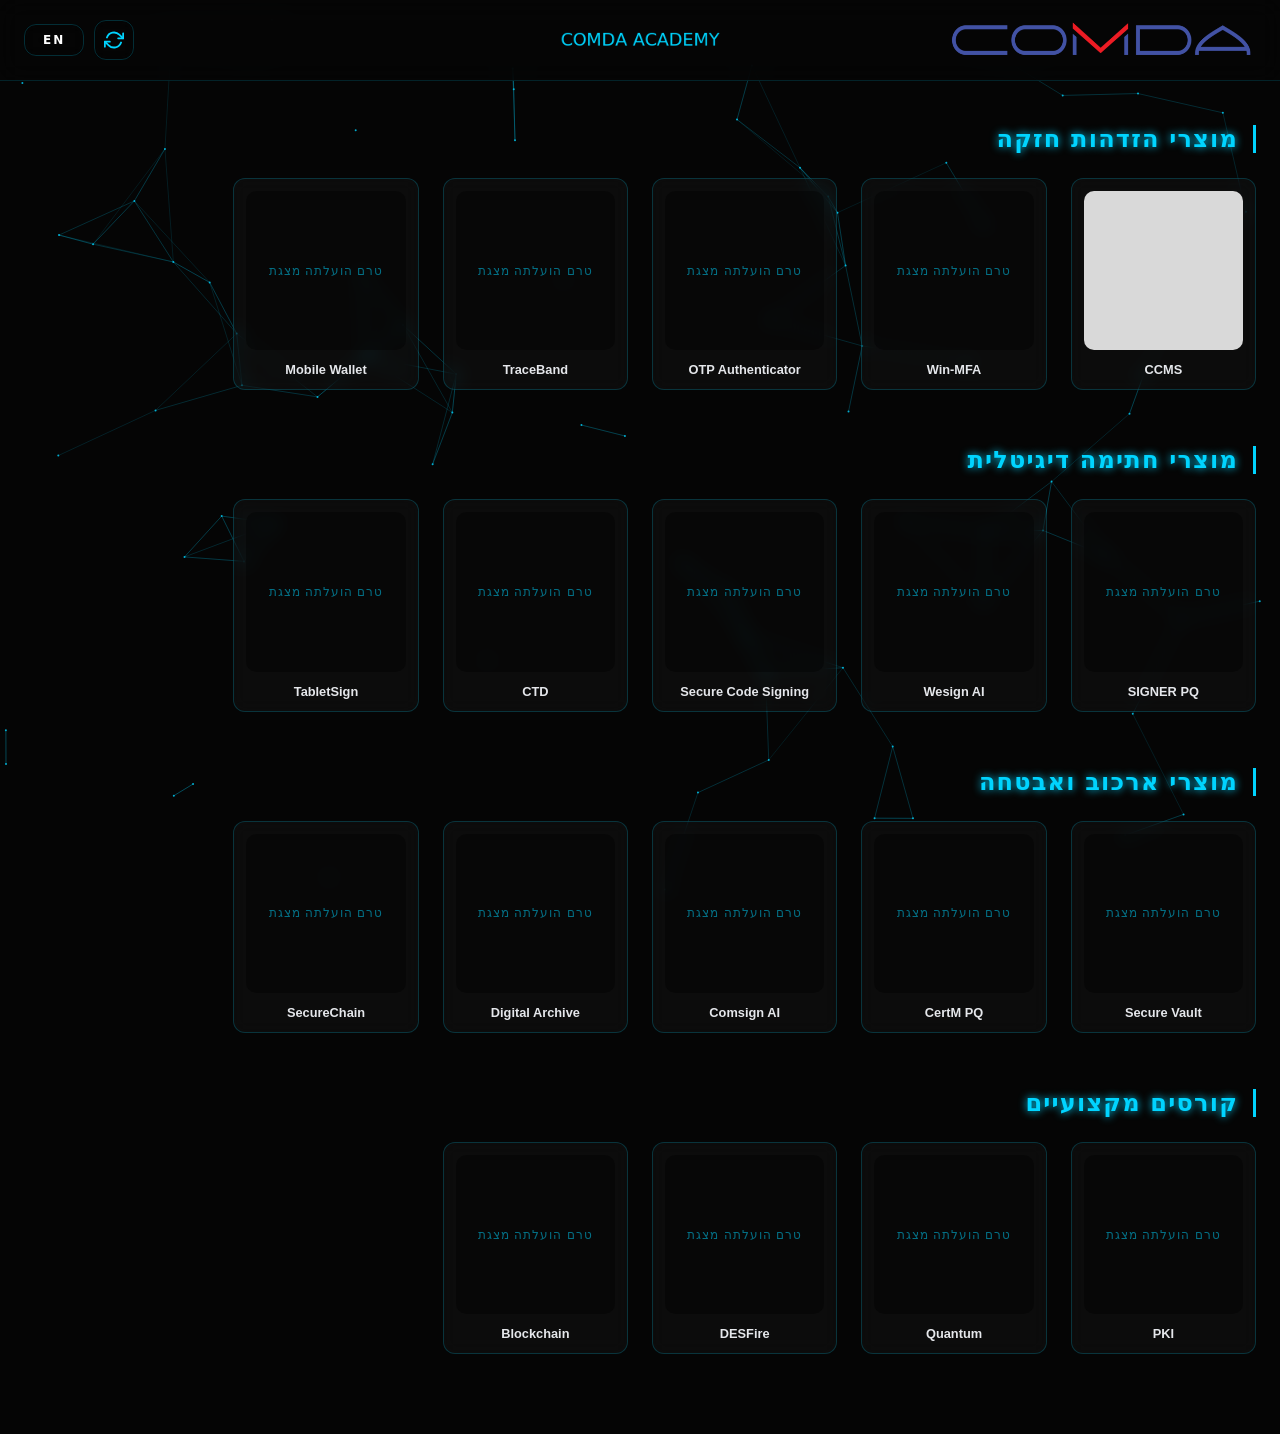
<file: index.html>
<!DOCTYPE html>
<html lang="he" dir="rtl">
<head>
    <meta charset="UTF-8">
    <meta name="viewport" content="width=device-width, initial-scale=1.0, viewport-fit=cover, user-scalable=no">
    <meta name="theme-color" content="#050505">
    <meta name="mobile-web-app-capable" content="yes">
    <meta name="apple-mobile-web-app-capable" content="yes">
    <meta name="apple-mobile-web-app-status-bar-style" content="black-translucent">
    <meta name="apple-mobile-web-app-title" content="Comda Academy">
    <title>Comda Academy - Digital Product Library</title>

    <link rel="manifest" href="manifest.webmanifest">
    <link rel="icon" type="image/png" sizes="192x192" href="icons/icon-192.png">
    <link rel="icon" type="image/png" sizes="512x512" href="icons/icon-512.png">
    <link rel="apple-touch-icon" href="icons/icon-192.png">

    <!-- Swiper (CDN - for book-like page flip) -->
    <link  rel="stylesheet" href="https://cdn.jsdelivr.net/npm/swiper@11/swiper-bundle.min.css">
    <script defer src="https://cdn.jsdelivr.net/npm/swiper@11/swiper-bundle.min.js"></script>

    <link rel="stylesheet" href="assets/css/styles.css">
</head>
<body>

<canvas id="bg-canvas"></canvas>

<header style="padding: 1rem 1.5rem; display: flex; align-items: center; justify-content: space-between; gap: 1rem; border-bottom: 1px solid rgba(0,212,255,0.15);">
    <div style="flex:1; display:flex; align-items:center;">
        <img src="icons/logo.png"
             alt="Comsign"
             id="logo"
             style="height: 48px; cursor: pointer; user-select: none;"
             title="לחיצה ארוכה לכניסה לניהול"
             onerror="this.style.display='none'">
    </div>

    <div style="flex:1; display:flex; justify-content:center;">
        <img src="icons/academy_title.png"
             alt="Comda Academy"
             style="height: 48px; object-fit: contain;"
             onerror="this.style.display='none'; document.getElementById('academy-text').classList.remove('hidden');">
        <h1 id="academy-text" class="academy-title hidden">Comda Academy</h1>
    </div>

    <div style="flex:1; display:flex; justify-content:flex-end; gap: 10px; align-items: center;">
        <button id="refresh-btn"
                class="glass-card"
                title="רענן קטלוג (מנקה מטמון ומושך גרסה עדכנית)"
                aria-label="רענן קטלוג"
                style="width: 40px; height: 40px; display:inline-flex; align-items:center; justify-content:center; background: transparent; color: var(--neon-blue); cursor: pointer; font-family: inherit; padding: 0;">
            <svg width="20" height="20" viewBox="0 0 24 24" fill="none" stroke="currentColor" stroke-width="2.2" stroke-linecap="round" stroke-linejoin="round" aria-hidden="true">
                <polyline points="23 4 23 10 17 10"></polyline>
                <polyline points="1 20 1 14 7 14"></polyline>
                <path d="M3.51 9a9 9 0 0 1 14.85-3.36L23 10M1 14l4.64 4.36A9 9 0 0 0 20.49 15"></path>
            </svg>
        </button>
        <button id="lang-btn"
                class="glass-card"
                style="padding: 8px 18px; font-size: 0.75rem; font-weight: 700; letter-spacing: 2px; text-transform: uppercase; background: transparent; color: white; cursor: pointer; font-family: inherit;">
            EN
        </button>
    </div>
</header>

<main id="main-content" style="padding: 1.5rem; max-width: 1400px; margin: 0 auto;">
    <div id="sections-container"></div>
</main>

<!-- Book viewer (hidden until user opens a presentation) -->
<div id="book-viewer" role="dialog" aria-modal="true" aria-labelledby="viewer-title">
    <div class="viewer-topbar">
        <div class="viewer-title" id="viewer-title"></div>
        <button id="btn-close" class="btn-close" type="button">סגור</button>
    </div>

    <div class="swiper mySwiper">
        <div class="swiper-wrapper" id="viewer-wrapper"></div>
        <div class="swiper-pagination"></div>
        <div class="swiper-button-next"></div>
        <div class="swiper-button-prev"></div>
    </div>
</div>

<script src="assets/js/background.js" defer></script>
<script src="assets/js/app.js" defer></script>
</body>
</html>
</file>
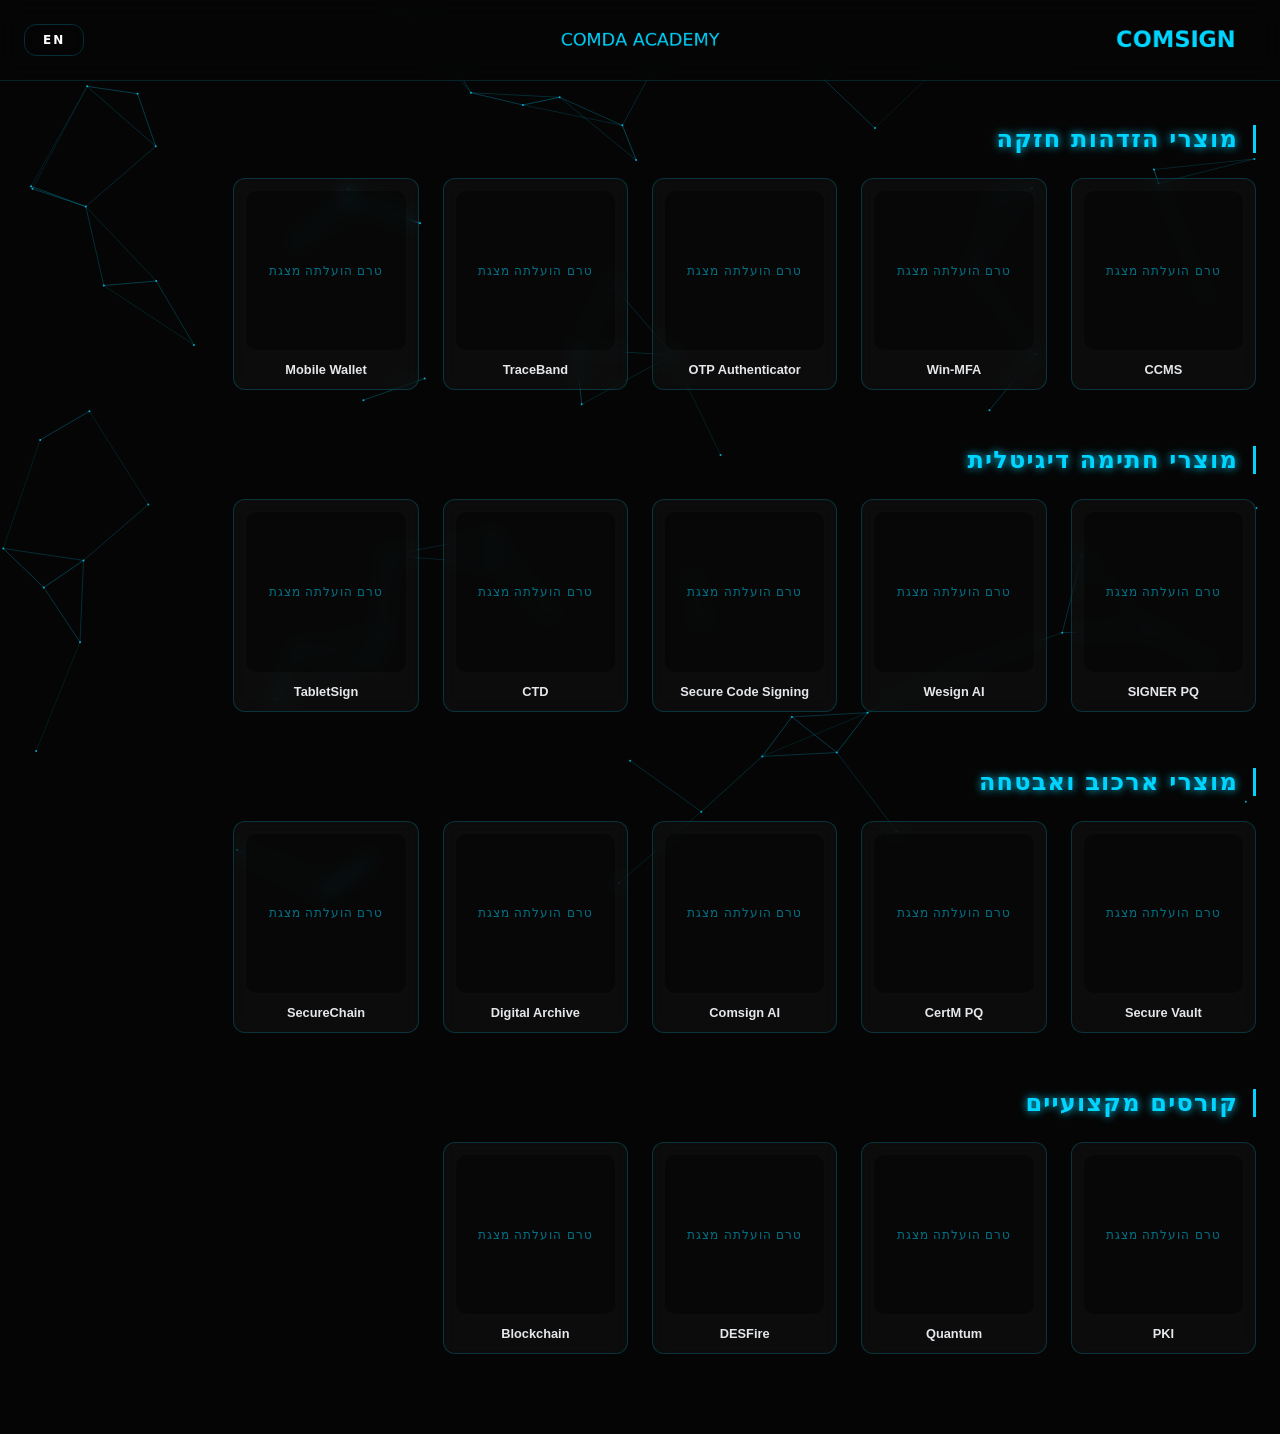
<file: Academy Portal/index.html>
<!DOCTYPE html>
<html lang="he" dir="rtl">
<head>
    <meta charset="UTF-8">
    <meta name="viewport" content="width=device-width, initial-scale=1.0, viewport-fit=cover, user-scalable=no">
    <meta name="theme-color" content="#050505">
    <meta name="mobile-web-app-capable" content="yes">
    <meta name="apple-mobile-web-app-capable" content="yes">
    <meta name="apple-mobile-web-app-status-bar-style" content="black-translucent">
    <meta name="apple-mobile-web-app-title" content="Comda Academy">
    <title>Comda Academy - Digital Product Library</title>

    <link rel="manifest" href="manifest.webmanifest">
    <link rel="icon" type="image/png" sizes="192x192" href="icons/icon-192.png">
    <link rel="icon" type="image/png" sizes="512x512" href="icons/icon-512.png">
    <link rel="apple-touch-icon" href="icons/icon-192.png">

    <!-- Swiper (CDN - for book-like page flip) -->
    <link  rel="stylesheet" href="https://cdn.jsdelivr.net/npm/swiper@11/swiper-bundle.min.css">
    <script defer src="https://cdn.jsdelivr.net/npm/swiper@11/swiper-bundle.min.js"></script>

    <link rel="stylesheet" href="assets/css/styles.css">
</head>
<body>

<canvas id="bg-canvas"></canvas>

<header style="padding: 1rem 1.5rem; display: flex; align-items: center; justify-content: space-between; gap: 1rem; border-bottom: 1px solid rgba(0,212,255,0.15);">
    <div style="flex:1; display:flex; align-items:center;">
        <img src="icons/logo.png"
             alt="Comsign"
             id="logo"
             style="height: 48px; cursor: pointer; user-select: none;"
             title="לחיצה ארוכה לכניסה לניהול"
             onerror="this.style.display='none'">
    </div>

    <div style="flex:1; display:flex; justify-content:center;">
        <img src="icons/academy_title.png"
             alt="Comda Academy"
             style="height: 48px; object-fit: contain;"
             onerror="this.style.display='none'; document.getElementById('academy-text').classList.remove('hidden');">
        <h1 id="academy-text" class="academy-title hidden">Comda Academy</h1>
    </div>

    <div style="flex:1; display:flex; justify-content:flex-end;">
        <button id="lang-btn"
                class="glass-card"
                style="padding: 8px 18px; font-size: 0.75rem; font-weight: 700; letter-spacing: 2px; text-transform: uppercase; background: transparent; color: white; cursor: pointer; font-family: inherit;">
            EN
        </button>
    </div>
</header>

<main id="main-content" style="padding: 1.5rem; max-width: 1400px; margin: 0 auto;">
    <div id="sections-container"></div>
</main>

<!-- Book viewer (hidden until user opens a presentation) -->
<div id="book-viewer" role="dialog" aria-modal="true" aria-labelledby="viewer-title">
    <div class="viewer-topbar">
        <div class="viewer-title" id="viewer-title"></div>
        <button id="btn-close" class="btn-close" type="button">סגור</button>
    </div>

    <div class="swiper mySwiper">
        <div class="swiper-wrapper" id="viewer-wrapper"></div>
        <div class="swiper-pagination"></div>
        <div class="swiper-button-next"></div>
        <div class="swiper-button-prev"></div>
    </div>
</div>

<script src="assets/js/background.js" defer></script>
<script src="assets/js/app.js" defer></script>
</body>
</html>
</file>
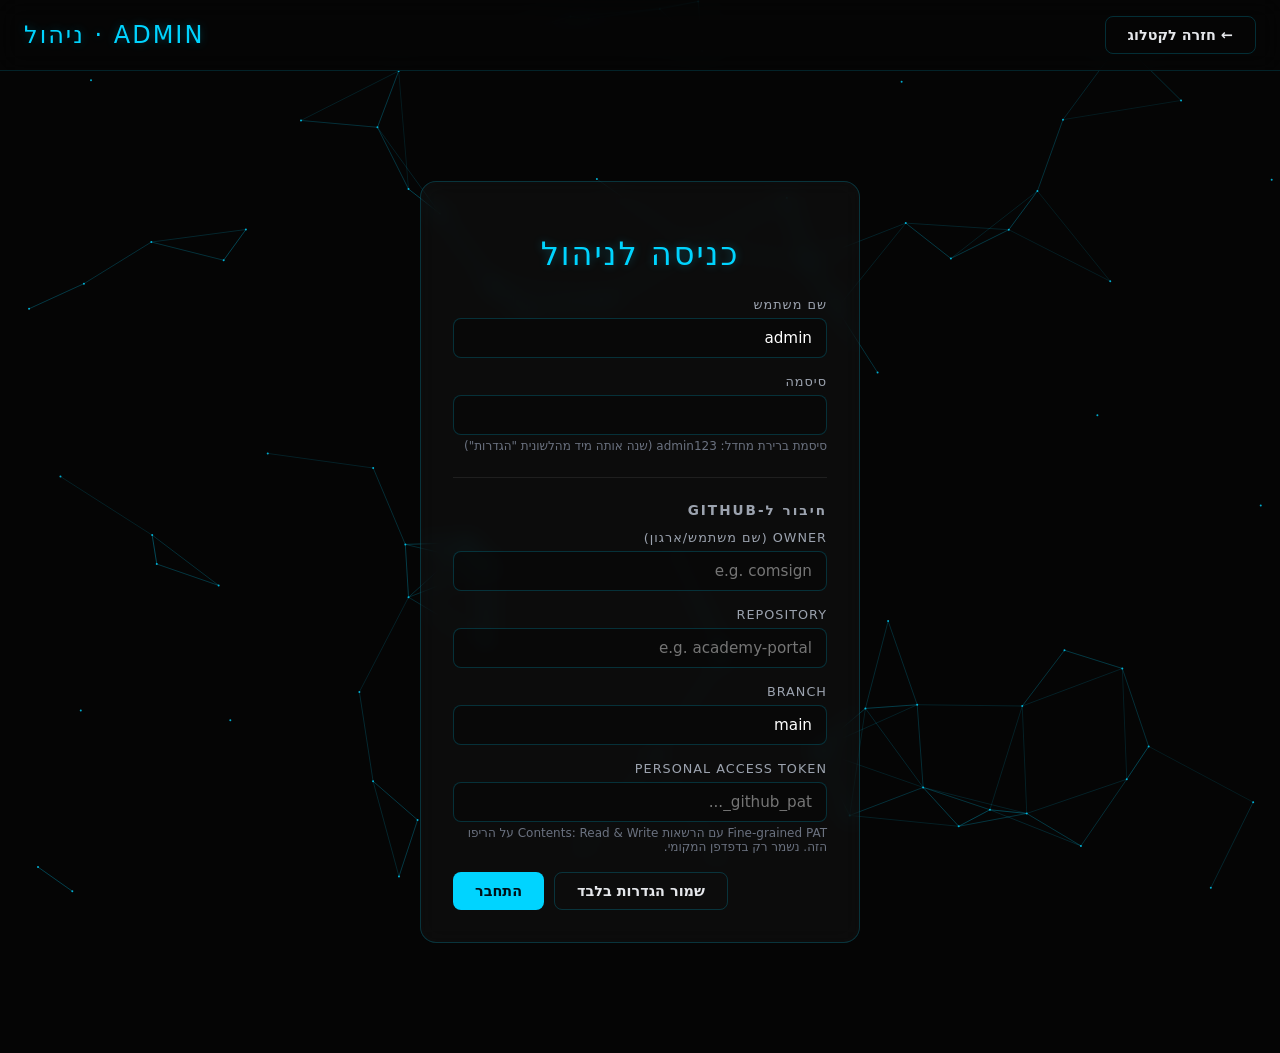
<file: admin.html>
<!DOCTYPE html>
<html lang="he" dir="rtl">
<head>
    <meta charset="UTF-8">
    <meta name="viewport" content="width=device-width, initial-scale=1.0">
    <meta name="theme-color" content="#050505">
    <title>Comda Academy - ניהול</title>
    <link rel="manifest" href="manifest.webmanifest">
    <link rel="icon" type="image/png" href="icons/icon-192.png">
    <link rel="stylesheet" href="assets/css/styles.css">
</head>
<body>

<canvas id="bg-canvas"></canvas>

<header style="padding: 1rem 1.5rem; display: flex; align-items: center; justify-content: space-between; border-bottom: 1px solid rgba(0,212,255,0.15);">
    <a href="index.html" class="btn btn-ghost" style="text-decoration:none;">← חזרה לקטלוג</a>
    <h1 class="academy-title">Admin · ניהול</h1>
    <button id="btn-logout" class="btn btn-ghost hidden">התנתק</button>
</header>

<!-- ======== LOGIN SCREEN ======== -->
<main id="login-screen" class="admin-shell">
    <form id="login-form" class="login-box" autocomplete="off">
        <h1>כניסה לניהול</h1>

        <div class="field">
            <label for="login-username">שם משתמש</label>
            <input id="login-username" type="text" value="admin" autocomplete="username">
        </div>

        <div class="field">
            <label for="login-password">סיסמה</label>
            <input id="login-password" type="password" autocomplete="current-password">
            <div class="hint">סיסמת ברירת מחדל: admin123 (שנה אותה מיד מהלשונית "הגדרות")</div>
        </div>

        <hr style="border: 0; border-top: 1px solid rgba(255,255,255,.08); margin: 24px 0;">

        <h3 style="color:#9ca3af; font-size: .85rem; letter-spacing: 2px; text-transform: uppercase; margin: 0 0 12px;">חיבור ל-GitHub</h3>

        <div class="field">
            <label for="cfg-owner">Owner (שם משתמש/ארגון)</label>
            <input id="cfg-owner" type="text" placeholder="e.g. comsign">
        </div>
        <div class="field">
            <label for="cfg-repo">Repository</label>
            <input id="cfg-repo" type="text" placeholder="e.g. academy-portal">
        </div>
        <div class="field">
            <label for="cfg-branch">Branch</label>
            <input id="cfg-branch" type="text" value="main">
        </div>
        <div class="field">
            <label for="cfg-token">Personal Access Token</label>
            <input id="cfg-token" type="password" autocomplete="new-password" placeholder="github_pat_...">
            <div class="hint">Fine-grained PAT עם הרשאות Contents: Read & Write על הריפו הזה. נשמר רק בדפדפן המקומי.</div>
        </div>

        <div id="login-status"></div>

        <div style="display:flex; gap:10px; justify-content:flex-end; margin-top: 18px;">
            <button type="button" id="btn-save-cfg" class="btn btn-ghost">שמור הגדרות בלבד</button>
            <button type="button" id="btn-login" class="btn btn-primary">התחבר</button>
        </div>
    </form>
</main>

<!-- ======== ADMIN DASHBOARD ======== -->
<main id="admin-screen" class="admin-shell hidden">

    <div id="admin-status" class="hidden"></div>
    <div id="action-banner" class="status info hidden"></div>

    <div class="tabs">
        <button class="tab active" data-tab="tab-products">מוצרים</button>
        <button class="tab"        data-tab="tab-categories">קטגוריות</button>
        <button class="tab"        data-tab="tab-settings">הגדרות</button>
    </div>

    <!-- Products -->
    <section id="tab-products" class="tab-panel">
        <div class="toolbar">
            <h2>מוצרים</h2>
            <button id="btn-add-product" class="btn btn-primary">+ הוסף מוצר</button>
        </div>
        <div id="products-list"></div>
    </section>

    <!-- Categories -->
    <section id="tab-categories" class="tab-panel hidden">
        <div class="toolbar">
            <h2>קטגוריות</h2>
            <button id="btn-add-category" class="btn btn-primary">+ הוסף קטגוריה</button>
        </div>
        <div id="categories-list"></div>
    </section>

    <!-- Settings -->
    <section id="tab-settings" class="tab-panel hidden">
        <div class="toolbar"><h2>הגדרות</h2></div>

        <div style="max-width: 520px;">
            <h3 style="color: var(--neon-blue); font-weight: 400;">שינוי סיסמה</h3>
            <div class="field">
                <label for="pw-current">סיסמה נוכחית</label>
                <input id="pw-current" type="password" autocomplete="current-password">
            </div>
            <div class="field">
                <label for="pw-new">סיסמה חדשה (לפחות 8 תווים)</label>
                <input id="pw-new" type="password" autocomplete="new-password">
            </div>
            <div class="field">
                <label for="pw-new2">אישור סיסמה חדשה</label>
                <input id="pw-new2" type="password" autocomplete="new-password">
            </div>
            <div id="pw-status"></div>
            <button id="btn-change-password" class="btn btn-primary">עדכן סיסמה</button>

            <hr style="border: 0; border-top: 1px solid rgba(255,255,255,.08); margin: 32px 0;">
            <h3 style="color: var(--neon-blue); font-weight: 400;">טיפים</h3>
            <p class="muted" style="font-size: .9rem; line-height: 1.7;">
                • כל שינוי (הוספה/מחיקה/עדכון של מוצר או קטגוריה) מבוצע כ-commit אוטומטי בריפו.<br>
                • כשמעלים מצגת, GitHub Actions ממיר אותה ל-WebP. התהליך אורך כדקה עד שתיים.<br>
                • המוצרים שאין להם עדיין מצגת יופיעו בקטלוג עם התווית "טרם הועלתה מצגת".<br>
                • לאחר צפייה ראשונה במצגת, היא תישמר במטמון והטאבלט יוכל להציג אותה offline.
            </p>
        </div>
    </section>

</main>

<!-- ======== MODALS ======== -->

<!-- Product modal -->
<div id="product-modal" class="modal-backdrop">
    <div class="modal">
        <h3 id="pm-title">מוצר חדש</h3>
        <div class="field">
            <label for="pm-nameHe">שם בעברית</label>
            <input id="pm-nameHe" type="text">
        </div>
        <div class="field">
            <label for="pm-nameEn">שם באנגלית</label>
            <input id="pm-nameEn" type="text">
        </div>
        <div class="field">
            <label for="pm-folder">מזהה (folder) – אותיות אנגליות, מספרים, מקפים</label>
            <input id="pm-folder" type="text" placeholder="e.g. ccms">
            <div class="hint">לא ניתן לשנות אחרי יצירה.</div>
        </div>
        <div class="field">
            <label for="pm-category">קטגוריה</label>
            <select id="pm-category"></select>
        </div>
        <div id="pm-status"></div>
        <div class="actions">
            <button id="product-cancel" class="btn btn-ghost">בטל</button>
            <button id="product-save" class="btn btn-primary">שמור</button>
        </div>
    </div>
</div>

<!-- Category modal -->
<div id="category-modal" class="modal-backdrop">
    <div class="modal">
        <h3 id="cm-title">קטגוריה חדשה</h3>
        <div class="field">
            <label for="cm-key">מפתח (key)</label>
            <input id="cm-key" type="text" placeholder="e.g. new-cat">
            <div class="hint">לא ניתן לשנות אחרי יצירה.</div>
        </div>
        <div class="field">
            <label for="cm-he">שם בעברית</label>
            <input id="cm-he" type="text">
        </div>
        <div class="field">
            <label for="cm-en">שם באנגלית</label>
            <input id="cm-en" type="text">
        </div>
        <div class="field">
            <label for="cm-order">סדר הצגה</label>
            <input id="cm-order" type="number" min="1" max="99">
        </div>
        <div id="cm-status"></div>
        <div class="actions">
            <button id="category-cancel" class="btn btn-ghost">בטל</button>
            <button id="category-save" class="btn btn-primary">שמור</button>
        </div>
    </div>
</div>

<!-- Upload modal -->
<div id="upload-modal" class="modal-backdrop">
    <div class="modal">
        <h3 id="um-title">העלאת מצגת</h3>
        <div class="field">
            <label for="um-lang">שפת המצגת</label>
            <select id="um-lang">
                <option value="he">עברית (he)</option>
                <option value="en">English (en)</option>
            </select>
        </div>
        <div class="field">
            <label for="um-file">קובץ PPTX / PPT / PDF</label>
            <input id="um-file" type="file" accept=".pptx,.ppt,.pdf,application/vnd.openxmlformats-officedocument.presentationml.presentation,application/pdf">
            <div class="hint">עד 95MB. השרת ימיר אוטומטית לתמונות WebP.</div>
        </div>
        <div id="um-progress-wrap" style="display:none">
            <div class="hint">מעלה...</div>
            <div class="progress"><div id="um-progress" class="bar" style="width:0%"></div></div>
        </div>
        <div id="um-status"></div>
        <div class="actions">
            <button id="upload-cancel" class="btn btn-ghost">בטל</button>
            <button id="upload-start" class="btn btn-primary">התחל העלאה</button>
        </div>
    </div>
</div>

<script src="assets/js/background.js" defer></script>
<script src="assets/js/github-api.js" defer></script>
<script src="assets/js/admin.js" defer></script>
</body>
</html>
</file>
<file: assets/css/styles.css>
/* ===== Comda Academy Portal - Shared Styles ===== */

:root {
    --neon-blue: #00d4ff;
    --neon-blue-soft: rgba(0, 212, 255, 0.3);
    --deep-bg: #050505;
    --panel-bg: rgba(2, 8, 18, 0.98);
    --glass-border: rgba(0, 212, 255, 0.2);
}

* { box-sizing: border-box; }

html, body {
    margin: 0;
    padding: 0;
}

body {
    background-color: var(--deep-bg);
    color: white;
    font-family: 'Segoe UI', system-ui, -apple-system, 'Heebo', 'Assistant', sans-serif;
    overflow-x: hidden;
    -webkit-tap-highlight-color: transparent;
    min-height: 100vh;
}

/* Prevent pull-to-refresh and over-scroll flicker on tablets */
html, body {
    overscroll-behavior: none;
}

#bg-canvas {
    position: fixed;
    top: 0;
    left: 0;
    z-index: -1;
    opacity: 1;
    pointer-events: none;
}

/* ==== Glass card shared ==== */
.glass-card {
    background: rgba(255, 255, 255, 0.03);
    backdrop-filter: blur(8px);
    -webkit-backdrop-filter: blur(8px);
    border: 1px solid var(--glass-border);
    border-radius: 12px;
    transition: all 0.3s cubic-bezier(0.4, 0, 0.2, 1);
}

.glass-card:hover, .glass-card:focus-visible {
    border-color: var(--neon-blue);
    box-shadow: 0 0 15px var(--neon-blue-soft);
    transform: scale(1.03);
    background: rgba(255, 255, 255, 0.07);
    outline: none;
}

/* ==== Header ==== */
header {
    position: sticky;
    top: 0;
    z-index: 50;
    background-color: rgba(5, 5, 5, 0.8);
    backdrop-filter: blur(12px);
    -webkit-backdrop-filter: blur(12px);
}

.academy-title {
    font-size: 1.5rem;
    font-weight: 300;
    letter-spacing: 2px;
    color: var(--neon-blue);
    text-shadow: 0 0 10px var(--neon-blue-soft);
    text-transform: uppercase;
    margin: 0;
}

/* ==== Library grid ==== */
.section-title {
    border-inline-start: 3px solid var(--neon-blue);
    padding: 0 15px;
    margin-bottom: 25px;
    text-shadow: 0 0 8px var(--neon-blue);
    letter-spacing: 0.05em;
}

.product-grid {
    display: grid;
    grid-template-columns: repeat(auto-fill, minmax(150px, 1fr));
    gap: 1.5rem;
}

@media (min-width: 768px) {
    .product-grid {
        grid-template-columns: repeat(auto-fill, minmax(180px, 1fr));
    }
}

.product-card {
    padding: 12px;
    cursor: pointer;
    text-align: center;
    user-select: none;
}

.product-card .thumb {
    aspect-ratio: 1;
    margin-bottom: 12px;
    overflow: hidden;
    border-radius: 10px;
    background: rgba(0, 0, 0, 0.4);
    position: relative;
}

.product-card .thumb img {
    width: 100%;
    height: 100%;
    object-fit: cover;
    opacity: 0.85;
    transition: opacity 0.3s ease;
    display: block;
}

.product-card:hover .thumb img { opacity: 1; }

.product-card .thumb .no-cover {
    display: flex;
    align-items: center;
    justify-content: center;
    height: 100%;
    color: var(--neon-blue);
    font-size: 0.75rem;
    opacity: 0.5;
    letter-spacing: 1px;
    text-align: center;
    padding: 0 6px;
}

.product-card .name {
    font-size: 0.8rem;
    font-weight: 600;
    color: #e5e7eb;
    white-space: nowrap;
    overflow: hidden;
    text-overflow: ellipsis;
}

.product-card:hover .name { color: var(--neon-blue); }

/* Empty state */
.empty-state {
    text-align: center;
    padding: 60px 20px;
    color: #9ca3af;
}

.empty-state h2 {
    color: var(--neon-blue);
    font-weight: 300;
    letter-spacing: 2px;
    margin-bottom: 12px;
}

/* ==== Book viewer ==== */
#book-viewer {
    display: none;
    position: fixed;
    inset: 0;
    background: #000;
    z-index: 1000;
}

#book-viewer.open { display: block; }

.viewer-topbar {
    position: absolute;
    top: 0;
    inset-inline-start: 0;
    inset-inline-end: 0;
    z-index: 1100;
    display: flex;
    justify-content: space-between;
    align-items: center;
    padding: 12px 16px;
    pointer-events: none;
    background: linear-gradient(180deg, rgba(0,0,0,0.55), transparent);
}

.viewer-topbar > * { pointer-events: auto; }

.viewer-title {
    color: var(--neon-blue);
    font-weight: 600;
    letter-spacing: 1px;
    text-shadow: 0 0 8px var(--neon-blue-soft);
    font-size: 1rem;
    padding: 6px 14px;
    background: rgba(0, 0, 0, 0.4);
    border-radius: 8px;
    border: 1px solid var(--glass-border);
    max-width: 60vw;
    overflow: hidden;
    text-overflow: ellipsis;
    white-space: nowrap;
}

.btn-close {
    border: 1px solid var(--glass-border);
    background: rgba(255, 255, 255, 0.04);
    backdrop-filter: blur(8px);
    color: #fff;
    font-weight: 700;
    font-size: 0.9rem;
    padding: 8px 22px;
    border-radius: 10px;
    cursor: pointer;
    transition: all 0.2s;
}

.btn-close:hover {
    border-color: var(--neon-blue);
    box-shadow: 0 0 12px var(--neon-blue-soft);
}

/* Swiper slide styling */
.mySwiper { width: 100%; height: 100%; }

.swiper-slide {
    display: flex;
    align-items: center;
    justify-content: center;
    background: #000;
    position: relative;
}

.swiper-slide img {
    max-height: 92vh;
    max-width: 96vw;
    object-fit: contain;
    box-shadow: 0 0 30px rgba(0, 0, 0, 0.6);
    user-select: none;
    -webkit-user-drag: none;
}

/* Loading placeholder inside a slide */
.slide-loading {
    color: var(--neon-blue);
    font-size: 1rem;
    letter-spacing: 2px;
    text-transform: uppercase;
    opacity: 0.7;
    animation: pulse 1.4s ease-in-out infinite;
}

@keyframes pulse {
    0%, 100% { opacity: 0.4; }
    50% { opacity: 0.9; }
}

/* Pagination bullets */
.swiper-pagination-bullet {
    background: var(--neon-blue) !important;
    opacity: 0.4;
}
.swiper-pagination-bullet-active {
    opacity: 1;
    box-shadow: 0 0 8px var(--neon-blue);
}

/* Navigation arrows */
.swiper-button-next,
.swiper-button-prev {
    color: var(--neon-blue) !important;
    background: rgba(0, 0, 0, 0.45);
    width: 50px !important;
    height: 50px !important;
    border-radius: 50%;
    border: 1px solid var(--glass-border);
    transition: all 0.2s;
}

.swiper-button-next:hover,
.swiper-button-prev:hover {
    background: rgba(0, 0, 0, 0.7);
    box-shadow: 0 0 12px var(--neon-blue-soft);
}

.swiper-button-next::after,
.swiper-button-prev::after {
    font-size: 18px !important;
    font-weight: 900;
}

/* ==== Admin page specific ==== */
.admin-shell {
    max-width: 1200px;
    margin: 0 auto;
    padding: 20px;
}

.login-box {
    max-width: 440px;
    margin: 10vh auto;
    padding: 32px;
    background: rgba(255, 255, 255, 0.03);
    border: 1px solid var(--glass-border);
    border-radius: 16px;
    backdrop-filter: blur(10px);
}

.login-box h1 {
    color: var(--neon-blue);
    font-weight: 300;
    letter-spacing: 2px;
    text-align: center;
    margin-bottom: 24px;
    text-shadow: 0 0 10px var(--neon-blue-soft);
}

.field { margin-bottom: 16px; }

.field label {
    display: block;
    color: #9ca3af;
    font-size: 0.8rem;
    text-transform: uppercase;
    letter-spacing: 1px;
    margin-bottom: 6px;
}

.field input, .field select, .field textarea {
    width: 100%;
    padding: 10px 14px;
    background: rgba(0, 0, 0, 0.35);
    border: 1px solid var(--glass-border);
    border-radius: 8px;
    color: white;
    font-size: 0.95rem;
    font-family: inherit;
    outline: none;
    transition: border-color 0.2s;
}

.field input:focus, .field select:focus, .field textarea:focus {
    border-color: var(--neon-blue);
    box-shadow: 0 0 8px var(--neon-blue-soft);
}

.field .hint {
    font-size: 0.75rem;
    color: #6b7280;
    margin-top: 4px;
}

.btn {
    display: inline-flex;
    align-items: center;
    justify-content: center;
    gap: 8px;
    border: none;
    cursor: pointer;
    font-family: inherit;
    font-weight: 600;
    font-size: 0.9rem;
    padding: 10px 22px;
    border-radius: 8px;
    transition: all 0.2s;
    text-decoration: none;
}

.btn-primary {
    background: var(--neon-blue);
    color: #001018;
}
.btn-primary:hover { box-shadow: 0 0 14px var(--neon-blue); }
.btn-primary:disabled { opacity: 0.5; cursor: not-allowed; box-shadow: none; }

.btn-ghost {
    background: transparent;
    border: 1px solid var(--glass-border);
    color: #e5e7eb;
}
.btn-ghost:hover { border-color: var(--neon-blue); color: var(--neon-blue); }

.btn-danger {
    background: transparent;
    border: 1px solid rgba(255, 80, 80, 0.5);
    color: #fca5a5;
}
.btn-danger:hover {
    background: rgba(255, 80, 80, 0.15);
    border-color: #ef4444;
    color: #fff;
}

/* Toolbar */
.toolbar {
    display: flex;
    justify-content: space-between;
    align-items: center;
    flex-wrap: wrap;
    gap: 12px;
    margin-bottom: 24px;
    padding-bottom: 16px;
    border-bottom: 1px solid var(--glass-border);
}

.toolbar h2 {
    color: var(--neon-blue);
    font-weight: 300;
    letter-spacing: 1.5px;
    margin: 0;
}

/* Tabs */
.tabs {
    display: flex;
    gap: 2px;
    border-bottom: 1px solid var(--glass-border);
    margin-bottom: 20px;
}

.tab {
    padding: 10px 20px;
    background: transparent;
    border: none;
    color: #9ca3af;
    cursor: pointer;
    font-weight: 600;
    font-size: 0.9rem;
    letter-spacing: 1px;
    text-transform: uppercase;
    border-bottom: 2px solid transparent;
    margin-bottom: -1px;
    transition: all 0.2s;
    font-family: inherit;
}

.tab:hover { color: #e5e7eb; }
.tab.active {
    color: var(--neon-blue);
    border-bottom-color: var(--neon-blue);
}

/* Items list */
.items-list {
    display: grid;
    gap: 10px;
}

.item-row {
    display: grid;
    grid-template-columns: 1fr auto;
    align-items: center;
    gap: 12px;
    padding: 14px 16px;
    background: rgba(255, 255, 255, 0.03);
    border: 1px solid var(--glass-border);
    border-radius: 10px;
}

.item-row .meta {
    display: flex;
    flex-direction: column;
    gap: 4px;
}

.item-row .primary { font-weight: 600; color: #e5e7eb; }
.item-row .secondary { font-size: 0.8rem; color: #9ca3af; }

.item-row .actions {
    display: flex;
    gap: 8px;
}

/* Modal */
.modal-backdrop {
    position: fixed;
    inset: 0;
    background: rgba(0, 0, 0, 0.75);
    backdrop-filter: blur(6px);
    z-index: 1500;
    display: none;
    align-items: center;
    justify-content: center;
    padding: 20px;
}

.modal-backdrop.open { display: flex; }

.modal {
    background: #0a0f1a;
    border: 1px solid var(--glass-border);
    border-radius: 14px;
    max-width: 560px;
    width: 100%;
    max-height: 85vh;
    overflow-y: auto;
    padding: 24px;
    box-shadow: 0 10px 40px rgba(0, 0, 0, 0.6);
}

.modal h3 {
    color: var(--neon-blue);
    font-weight: 400;
    letter-spacing: 1px;
    margin: 0 0 18px;
}

.modal .actions {
    display: flex;
    justify-content: flex-end;
    gap: 10px;
    margin-top: 22px;
    padding-top: 16px;
    border-top: 1px solid var(--glass-border);
}

/* Status messages */
.status {
    padding: 10px 14px;
    border-radius: 8px;
    font-size: 0.88rem;
    margin: 12px 0;
    border: 1px solid transparent;
}
.status.error   { background: rgba(239, 68, 68, 0.15);  color: #fca5a5; border-color: rgba(239, 68, 68, 0.4); }
.status.success { background: rgba(34, 197, 94, 0.15);  color: #86efac; border-color: rgba(34, 197, 94, 0.4); }
.status.info    { background: rgba(0, 212, 255, 0.10);  color: #bae6fd; border-color: var(--glass-border); }

/* Progress bar */
.progress {
    width: 100%;
    height: 6px;
    background: rgba(0, 0, 0, 0.4);
    border-radius: 3px;
    overflow: hidden;
    margin: 8px 0;
}
.progress > .bar {
    height: 100%;
    background: linear-gradient(90deg, var(--neon-blue), #00ffd0);
    transition: width 0.3s ease;
}

/* Refresh button spin */
#refresh-btn svg { transition: transform 0.2s; }
#refresh-btn:hover svg { transform: rotate(30deg); }
#refresh-btn.spinning svg { animation: spin 0.9s linear infinite; }
@keyframes spin { to { transform: rotate(360deg); } }

/* Install banner */
#install-banner {
    position: fixed;
    bottom: 16px;
    inset-inline-end: 16px;
    z-index: 80;
    padding: 12px 18px;
    border-radius: 12px;
    background: rgba(0, 212, 255, 0.12);
    border: 1px solid var(--neon-blue);
    backdrop-filter: blur(10px);
    display: none;
    gap: 10px;
    align-items: center;
}

#install-banner.show { display: flex; }

/* Utilities */
.hidden { display: none !important; }
.flex-row { display: flex; align-items: center; gap: 10px; }
.flex-between { display: flex; justify-content: space-between; align-items: center; }
.muted { color: #9ca3af; }
.mt-8  { margin-top: 8px; }
.mt-16 { margin-top: 16px; }
.mt-24 { margin-top: 24px; }
.mb-16 { margin-bottom: 16px; }
</file>
<file: Academy Portal/assets/css/styles.css>
/* ===== Comda Academy Portal - Shared Styles ===== */

:root {
    --neon-blue: #00d4ff;
    --neon-blue-soft: rgba(0, 212, 255, 0.3);
    --deep-bg: #050505;
    --panel-bg: rgba(2, 8, 18, 0.98);
    --glass-border: rgba(0, 212, 255, 0.2);
}

* { box-sizing: border-box; }

html, body {
    margin: 0;
    padding: 0;
}

body {
    background-color: var(--deep-bg);
    color: white;
    font-family: 'Segoe UI', system-ui, -apple-system, 'Heebo', 'Assistant', sans-serif;
    overflow-x: hidden;
    -webkit-tap-highlight-color: transparent;
    min-height: 100vh;
}

/* Prevent pull-to-refresh and over-scroll flicker on tablets */
html, body {
    overscroll-behavior: none;
}

#bg-canvas {
    position: fixed;
    top: 0;
    left: 0;
    z-index: -1;
    opacity: 1;
    pointer-events: none;
}

/* ==== Glass card shared ==== */
.glass-card {
    background: rgba(255, 255, 255, 0.03);
    backdrop-filter: blur(8px);
    -webkit-backdrop-filter: blur(8px);
    border: 1px solid var(--glass-border);
    border-radius: 12px;
    transition: all 0.3s cubic-bezier(0.4, 0, 0.2, 1);
}

.glass-card:hover, .glass-card:focus-visible {
    border-color: var(--neon-blue);
    box-shadow: 0 0 15px var(--neon-blue-soft);
    transform: scale(1.03);
    background: rgba(255, 255, 255, 0.07);
    outline: none;
}

/* ==== Header ==== */
header {
    position: sticky;
    top: 0;
    z-index: 50;
    background-color: rgba(5, 5, 5, 0.8);
    backdrop-filter: blur(12px);
    -webkit-backdrop-filter: blur(12px);
}

.academy-title {
    font-size: 1.5rem;
    font-weight: 300;
    letter-spacing: 2px;
    color: var(--neon-blue);
    text-shadow: 0 0 10px var(--neon-blue-soft);
    text-transform: uppercase;
    margin: 0;
}

/* ==== Library grid ==== */
.section-title {
    border-inline-start: 3px solid var(--neon-blue);
    padding: 0 15px;
    margin-bottom: 25px;
    text-shadow: 0 0 8px var(--neon-blue);
    letter-spacing: 0.05em;
}

.product-grid {
    display: grid;
    grid-template-columns: repeat(auto-fill, minmax(150px, 1fr));
    gap: 1.5rem;
}

@media (min-width: 768px) {
    .product-grid {
        grid-template-columns: repeat(auto-fill, minmax(180px, 1fr));
    }
}

.product-card {
    padding: 12px;
    cursor: pointer;
    text-align: center;
    user-select: none;
}

.product-card .thumb {
    aspect-ratio: 1;
    margin-bottom: 12px;
    overflow: hidden;
    border-radius: 10px;
    background: rgba(0, 0, 0, 0.4);
    position: relative;
}

.product-card .thumb img {
    width: 100%;
    height: 100%;
    object-fit: cover;
    opacity: 0.85;
    transition: opacity 0.3s ease;
    display: block;
}

.product-card:hover .thumb img { opacity: 1; }

.product-card .thumb .no-cover {
    display: flex;
    align-items: center;
    justify-content: center;
    height: 100%;
    color: var(--neon-blue);
    font-size: 0.75rem;
    opacity: 0.5;
    letter-spacing: 1px;
    text-align: center;
    padding: 0 6px;
}

.product-card .name {
    font-size: 0.8rem;
    font-weight: 600;
    color: #e5e7eb;
    white-space: nowrap;
    overflow: hidden;
    text-overflow: ellipsis;
}

.product-card:hover .name { color: var(--neon-blue); }

/* Empty state */
.empty-state {
    text-align: center;
    padding: 60px 20px;
    color: #9ca3af;
}

.empty-state h2 {
    color: var(--neon-blue);
    font-weight: 300;
    letter-spacing: 2px;
    margin-bottom: 12px;
}

/* ==== Book viewer ==== */
#book-viewer {
    display: none;
    position: fixed;
    inset: 0;
    background: #000;
    z-index: 1000;
}

#book-viewer.open { display: block; }

.viewer-topbar {
    position: absolute;
    top: 0;
    inset-inline-start: 0;
    inset-inline-end: 0;
    z-index: 1100;
    display: flex;
    justify-content: space-between;
    align-items: center;
    padding: 12px 16px;
    pointer-events: none;
    background: linear-gradient(180deg, rgba(0,0,0,0.55), transparent);
}

.viewer-topbar > * { pointer-events: auto; }

.viewer-title {
    color: var(--neon-blue);
    font-weight: 600;
    letter-spacing: 1px;
    text-shadow: 0 0 8px var(--neon-blue-soft);
    font-size: 1rem;
    padding: 6px 14px;
    background: rgba(0, 0, 0, 0.4);
    border-radius: 8px;
    border: 1px solid var(--glass-border);
    max-width: 60vw;
    overflow: hidden;
    text-overflow: ellipsis;
    white-space: nowrap;
}

.btn-close {
    border: 1px solid var(--glass-border);
    background: rgba(255, 255, 255, 0.04);
    backdrop-filter: blur(8px);
    color: #fff;
    font-weight: 700;
    font-size: 0.9rem;
    padding: 8px 22px;
    border-radius: 10px;
    cursor: pointer;
    transition: all 0.2s;
}

.btn-close:hover {
    border-color: var(--neon-blue);
    box-shadow: 0 0 12px var(--neon-blue-soft);
}

/* Swiper slide styling */
.mySwiper { width: 100%; height: 100%; }

.swiper-slide {
    display: flex;
    align-items: center;
    justify-content: center;
    background: #000;
    position: relative;
}

.swiper-slide img {
    max-height: 92vh;
    max-width: 96vw;
    object-fit: contain;
    box-shadow: 0 0 30px rgba(0, 0, 0, 0.6);
    user-select: none;
    -webkit-user-drag: none;
}

/* Loading placeholder inside a slide */
.slide-loading {
    color: var(--neon-blue);
    font-size: 1rem;
    letter-spacing: 2px;
    text-transform: uppercase;
    opacity: 0.7;
    animation: pulse 1.4s ease-in-out infinite;
}

@keyframes pulse {
    0%, 100% { opacity: 0.4; }
    50% { opacity: 0.9; }
}

/* Pagination bullets */
.swiper-pagination-bullet {
    background: var(--neon-blue) !important;
    opacity: 0.4;
}
.swiper-pagination-bullet-active {
    opacity: 1;
    box-shadow: 0 0 8px var(--neon-blue);
}

/* Navigation arrows */
.swiper-button-next,
.swiper-button-prev {
    color: var(--neon-blue) !important;
    background: rgba(0, 0, 0, 0.45);
    width: 50px !important;
    height: 50px !important;
    border-radius: 50%;
    border: 1px solid var(--glass-border);
    transition: all 0.2s;
}

.swiper-button-next:hover,
.swiper-button-prev:hover {
    background: rgba(0, 0, 0, 0.7);
    box-shadow: 0 0 12px var(--neon-blue-soft);
}

.swiper-button-next::after,
.swiper-button-prev::after {
    font-size: 18px !important;
    font-weight: 900;
}

/* ==== Admin page specific ==== */
.admin-shell {
    max-width: 1200px;
    margin: 0 auto;
    padding: 20px;
}

.login-box {
    max-width: 440px;
    margin: 10vh auto;
    padding: 32px;
    background: rgba(255, 255, 255, 0.03);
    border: 1px solid var(--glass-border);
    border-radius: 16px;
    backdrop-filter: blur(10px);
}

.login-box h1 {
    color: var(--neon-blue);
    font-weight: 300;
    letter-spacing: 2px;
    text-align: center;
    margin-bottom: 24px;
    text-shadow: 0 0 10px var(--neon-blue-soft);
}

.field { margin-bottom: 16px; }

.field label {
    display: block;
    color: #9ca3af;
    font-size: 0.8rem;
    text-transform: uppercase;
    letter-spacing: 1px;
    margin-bottom: 6px;
}

.field input, .field select, .field textarea {
    width: 100%;
    padding: 10px 14px;
    background: rgba(0, 0, 0, 0.35);
    border: 1px solid var(--glass-border);
    border-radius: 8px;
    color: white;
    font-size: 0.95rem;
    font-family: inherit;
    outline: none;
    transition: border-color 0.2s;
}

.field input:focus, .field select:focus, .field textarea:focus {
    border-color: var(--neon-blue);
    box-shadow: 0 0 8px var(--neon-blue-soft);
}

.field .hint {
    font-size: 0.75rem;
    color: #6b7280;
    margin-top: 4px;
}

.btn {
    display: inline-flex;
    align-items: center;
    justify-content: center;
    gap: 8px;
    border: none;
    cursor: pointer;
    font-family: inherit;
    font-weight: 600;
    font-size: 0.9rem;
    padding: 10px 22px;
    border-radius: 8px;
    transition: all 0.2s;
    text-decoration: none;
}

.btn-primary {
    background: var(--neon-blue);
    color: #001018;
}
.btn-primary:hover { box-shadow: 0 0 14px var(--neon-blue); }
.btn-primary:disabled { opacity: 0.5; cursor: not-allowed; box-shadow: none; }

.btn-ghost {
    background: transparent;
    border: 1px solid var(--glass-border);
    color: #e5e7eb;
}
.btn-ghost:hover { border-color: var(--neon-blue); color: var(--neon-blue); }

.btn-danger {
    background: transparent;
    border: 1px solid rgba(255, 80, 80, 0.5);
    color: #fca5a5;
}
.btn-danger:hover {
    background: rgba(255, 80, 80, 0.15);
    border-color: #ef4444;
    color: #fff;
}

/* Toolbar */
.toolbar {
    display: flex;
    justify-content: space-between;
    align-items: center;
    flex-wrap: wrap;
    gap: 12px;
    margin-bottom: 24px;
    padding-bottom: 16px;
    border-bottom: 1px solid var(--glass-border);
}

.toolbar h2 {
    color: var(--neon-blue);
    font-weight: 300;
    letter-spacing: 1.5px;
    margin: 0;
}

/* Tabs */
.tabs {
    display: flex;
    gap: 2px;
    border-bottom: 1px solid var(--glass-border);
    margin-bottom: 20px;
}

.tab {
    padding: 10px 20px;
    background: transparent;
    border: none;
    color: #9ca3af;
    cursor: pointer;
    font-weight: 600;
    font-size: 0.9rem;
    letter-spacing: 1px;
    text-transform: uppercase;
    border-bottom: 2px solid transparent;
    margin-bottom: -1px;
    transition: all 0.2s;
    font-family: inherit;
}

.tab:hover { color: #e5e7eb; }
.tab.active {
    color: var(--neon-blue);
    border-bottom-color: var(--neon-blue);
}

/* Items list */
.items-list {
    display: grid;
    gap: 10px;
}

.item-row {
    display: grid;
    grid-template-columns: 1fr auto;
    align-items: center;
    gap: 12px;
    padding: 14px 16px;
    background: rgba(255, 255, 255, 0.03);
    border: 1px solid var(--glass-border);
    border-radius: 10px;
}

.item-row .meta {
    display: flex;
    flex-direction: column;
    gap: 4px;
}

.item-row .primary { font-weight: 600; color: #e5e7eb; }
.item-row .secondary { font-size: 0.8rem; color: #9ca3af; }

.item-row .actions {
    display: flex;
    gap: 8px;
}

/* Modal */
.modal-backdrop {
    position: fixed;
    inset: 0;
    background: rgba(0, 0, 0, 0.75);
    backdrop-filter: blur(6px);
    z-index: 1500;
    display: none;
    align-items: center;
    justify-content: center;
    padding: 20px;
}

.modal-backdrop.open { display: flex; }

.modal {
    background: #0a0f1a;
    border: 1px solid var(--glass-border);
    border-radius: 14px;
    max-width: 560px;
    width: 100%;
    max-height: 85vh;
    overflow-y: auto;
    padding: 24px;
    box-shadow: 0 10px 40px rgba(0, 0, 0, 0.6);
}

.modal h3 {
    color: var(--neon-blue);
    font-weight: 400;
    letter-spacing: 1px;
    margin: 0 0 18px;
}

.modal .actions {
    display: flex;
    justify-content: flex-end;
    gap: 10px;
    margin-top: 22px;
    padding-top: 16px;
    border-top: 1px solid var(--glass-border);
}

/* Status messages */
.status {
    padding: 10px 14px;
    border-radius: 8px;
    font-size: 0.88rem;
    margin: 12px 0;
    border: 1px solid transparent;
}
.status.error   { background: rgba(239, 68, 68, 0.15);  color: #fca5a5; border-color: rgba(239, 68, 68, 0.4); }
.status.success { background: rgba(34, 197, 94, 0.15);  color: #86efac; border-color: rgba(34, 197, 94, 0.4); }
.status.info    { background: rgba(0, 212, 255, 0.10);  color: #bae6fd; border-color: var(--glass-border); }

/* Progress bar */
.progress {
    width: 100%;
    height: 6px;
    background: rgba(0, 0, 0, 0.4);
    border-radius: 3px;
    overflow: hidden;
    margin: 8px 0;
}
.progress > .bar {
    height: 100%;
    background: linear-gradient(90deg, var(--neon-blue), #00ffd0);
    transition: width 0.3s ease;
}

/* Install banner */
#install-banner {
    position: fixed;
    bottom: 16px;
    inset-inline-end: 16px;
    z-index: 80;
    padding: 12px 18px;
    border-radius: 12px;
    background: rgba(0, 212, 255, 0.12);
    border: 1px solid var(--neon-blue);
    backdrop-filter: blur(10px);
    display: none;
    gap: 10px;
    align-items: center;
}

#install-banner.show { display: flex; }

/* Utilities */
.hidden { display: none !important; }
.flex-row { display: flex; align-items: center; gap: 10px; }
.flex-between { display: flex; justify-content: space-between; align-items: center; }
.muted { color: #9ca3af; }
.mt-8  { margin-top: 8px; }
.mt-16 { margin-top: 16px; }
.mt-24 { margin-top: 24px; }
.mb-16 { margin-bottom: 16px; }
</file>
